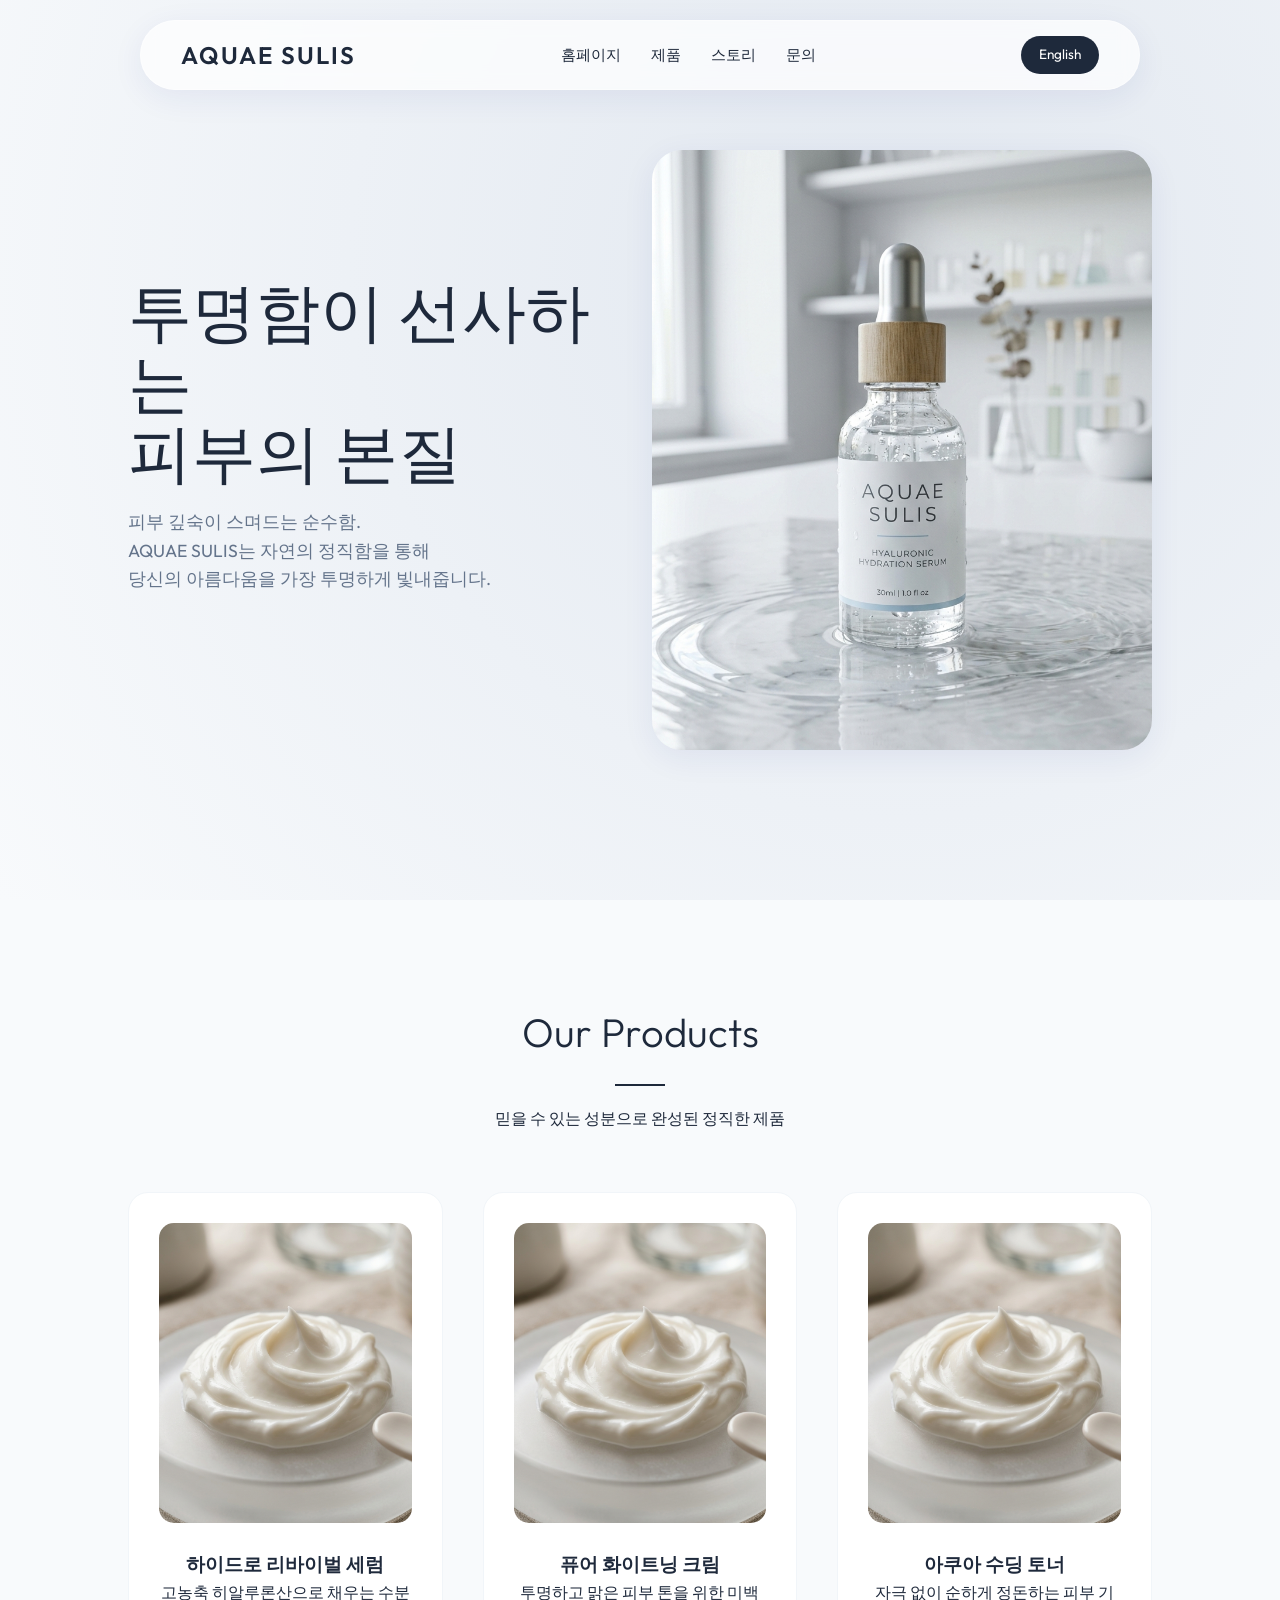
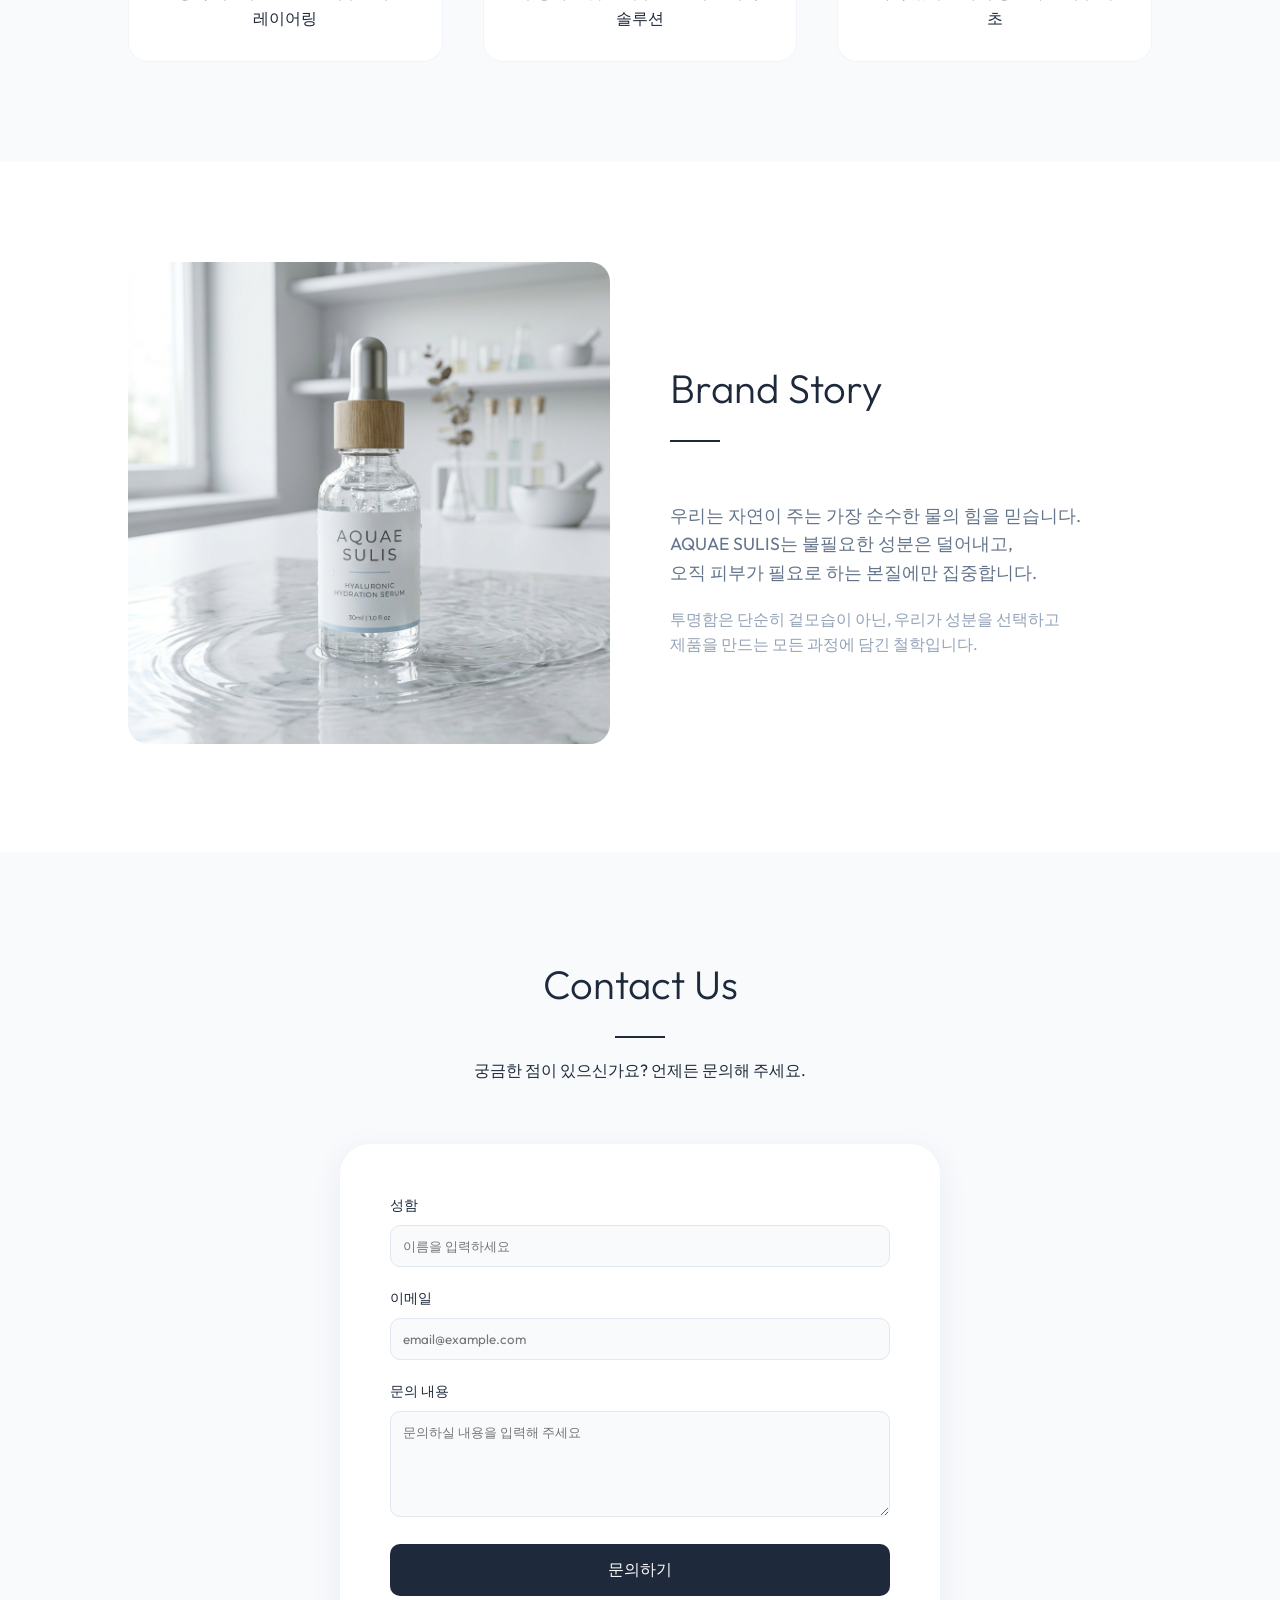
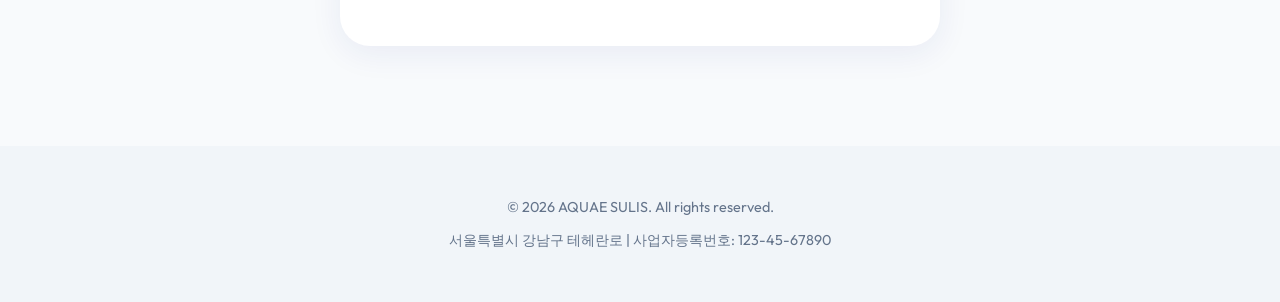
<file: index.html>
<!DOCTYPE html>
<html lang="ko">
<head>
    <meta charset="UTF-8">
    <meta name="viewport" content="width=device-width, initial-scale=1.0">
    <title>AQUAE SULIS | 투명하고 깨끗한 프리미엄 스킨케어</title>
    <meta name="description" content="자연의 순수함을 담은 프리미엄 화장품 브랜드 AQUAE SULIS. 신뢰할 수 있는 성분으로 당신의 피부에 생기를 불어넣으세요.">
    <link rel="stylesheet" href="style.css">
</head>
<body>

    <nav>
        <div class="logo">AQUAE SULIS</div>
        <ul class="nav-links">
            <li><a href="#home">홈페이지</a></li>
            <li><a href="#products">제품</a></li>
            <li><a href="#story">스토리</a></li>
            <li><a href="#contact">문의</a></li>
        </ul>
        <a href="en.html" class="lang-toggle">English</a>
    </nav>

    <section id="home" class="hero">
        <div class="hero-content">
            <h1>투명함이 선사하는<br>피부의 본질</h1>
            <p>피부 깊숙이 스며드는 순수함. <br>AQUAE SULIS는 자연의 정직함을 통해 <br>당신의 아름다움을 가장 투명하게 빛내줍니다.</p>
        </div>
        <div class="hero-image">
            <img src="assets/hero.png" alt="AQUAE SULIS Premium Serum">
        </div>
    </section>

    <section id="products">
        <div class="section-title">
            <h2>Our Products</h2>
            <div></div>
            <p>믿을 수 있는 성분으로 완성된 정직한 제품</p>
        </div>
        <div class="product-grid">
            <div class="product-card">
                <img src="assets/texture.png" alt="Hyaluronic Serum">
                <h3>하이드로 리바이벌 세럼</h3>
                <p>고농축 히알루론산으로 채우는 수분 레이어링</p>
            </div>
            <div class="product-card">
                <img src="assets/texture.png" alt="Cream">
                <h3>퓨어 화이트닝 크림</h3>
                <p>투명하고 맑은 피부 톤을 위한 미백 솔루션</p>
            </div>
            <div class="product-card">
                <img src="assets/texture.png" alt="Toner">
                <h3>아쿠아 수딩 토너</h3>
                <p>자극 없이 순하게 정돈하는 피부 기초</p>
            </div>
        </div>
    </section>

    <section id="story" class="story">
        <div class="story-image">
            <img src="assets/hero.png" alt="Brand Story">
        </div>
        <div class="story-content">
            <div class="section-title" style="text-align: left;">
                <h2>Brand Story</h2>
                <div style="margin: 20px 0;"></div>
            </div>
            <p style="font-size: 1.1rem; color: #64748b; margin-bottom: 20px;">
                우리는 자연이 주는 가장 순수한 물의 힘을 믿습니다. <br>
                AQUAE SULIS는 불필요한 성분은 덜어내고, <br>
                오직 피부가 필요로 하는 본질에만 집중합니다.
            </p>
            <p style="color: #94a3b8;">
                투명함은 단순히 겉모습이 아닌, 우리가 성분을 선택하고 <br>
                제품을 만드는 모든 과정에 담긴 철학입니다.
            </p>
        </div>
    </section>

    <section id="contact">
        <div class="section-title">
            <h2>Contact Us</h2>
            <div></div>
            <p>궁금한 점이 있으신가요? 언제든 문의해 주세요.</p>
        </div>
        <div class="contact-container">
            <form>
                <div class="form-group">
                    <label>성함</label>
                    <input type="text" placeholder="이름을 입력하세요">
                </div>
                <div class="form-group">
                    <label>이메일</label>
                    <input type="email" placeholder="email@example.com">
                </div>
                <div class="form-group">
                    <label>문의 내용</label>
                    <textarea rows="5" placeholder="문의하실 내용을 입력해 주세요"></textarea>
                </div>
                <button type="submit" class="submit-btn">문의하기</button>
            </form>
        </div>
    </section>

    <footer>
        <p>&copy; 2026 AQUAE SULIS. All rights reserved.</p>
        <p style="margin-top: 10px;">서울특별시 강남구 테헤란로 | 사업자등록번호: 123-45-67890</p>
    </footer>

</body>
</html>
</file>
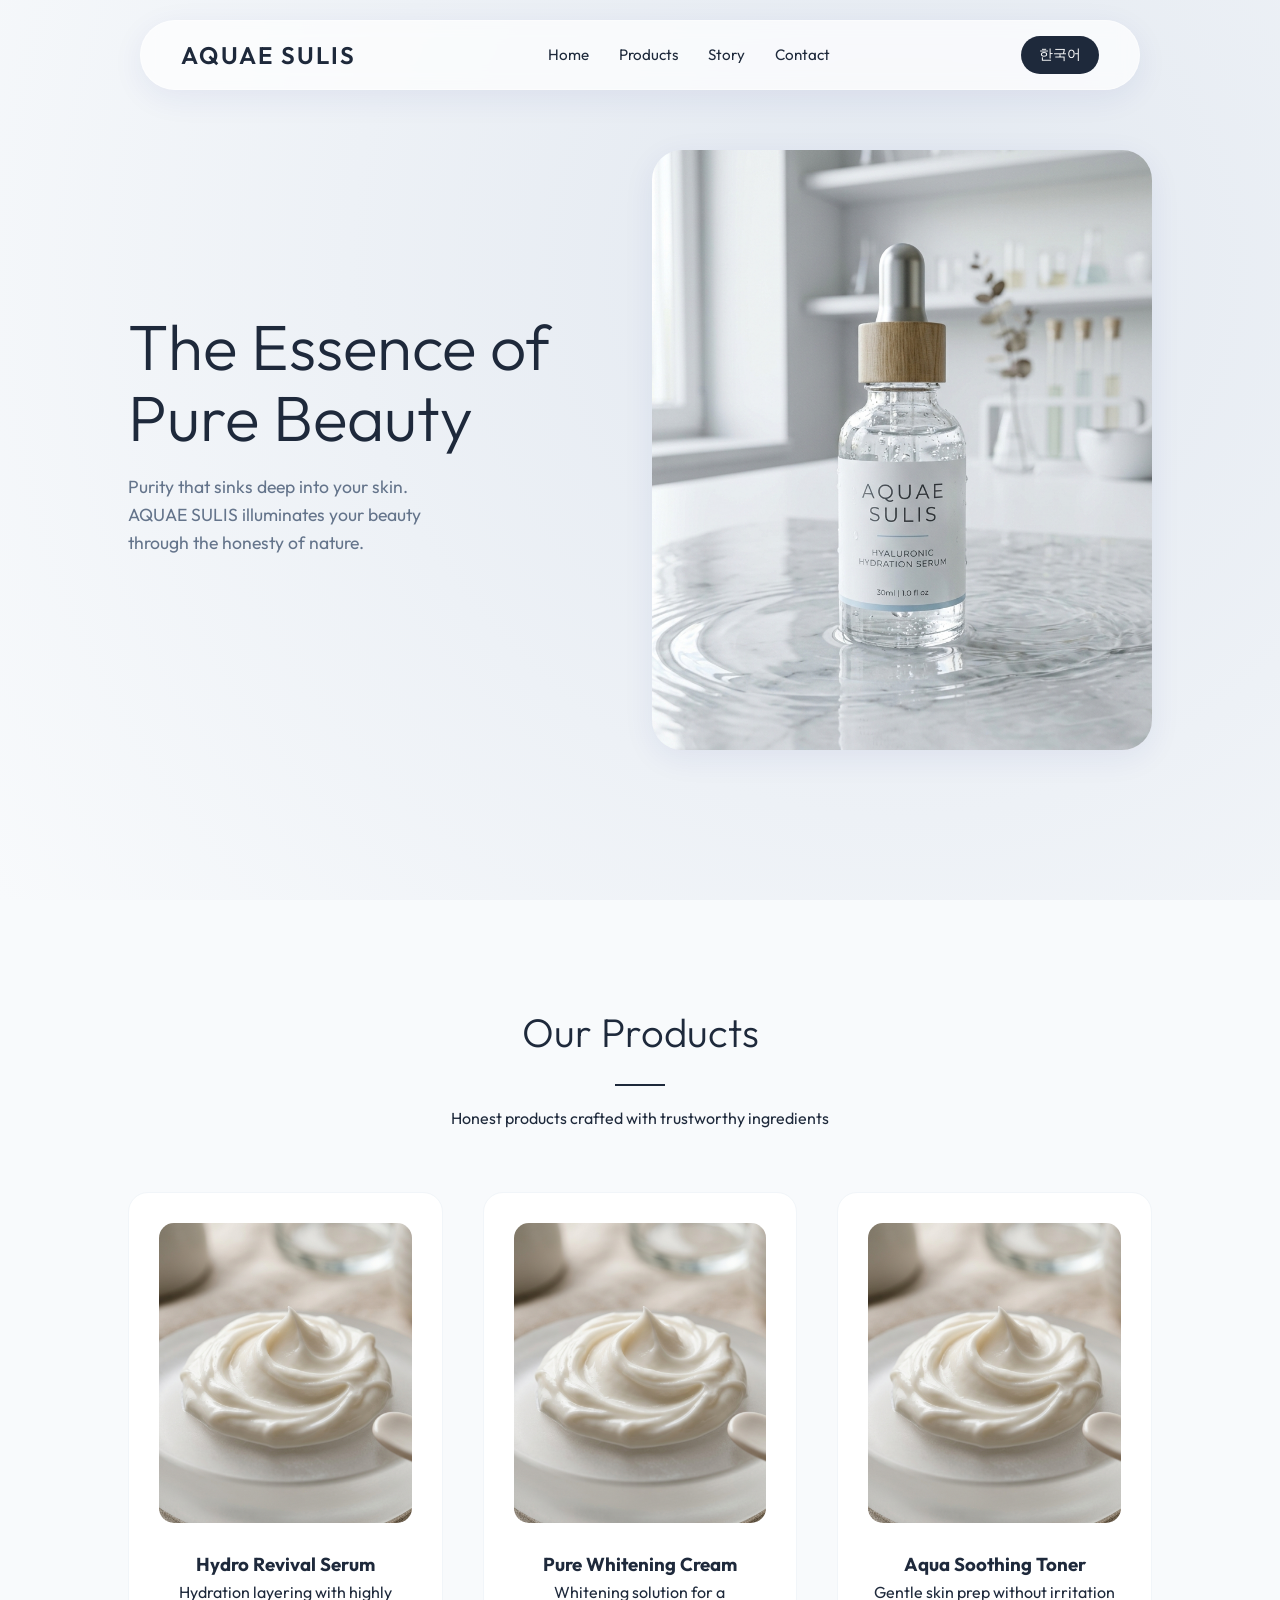
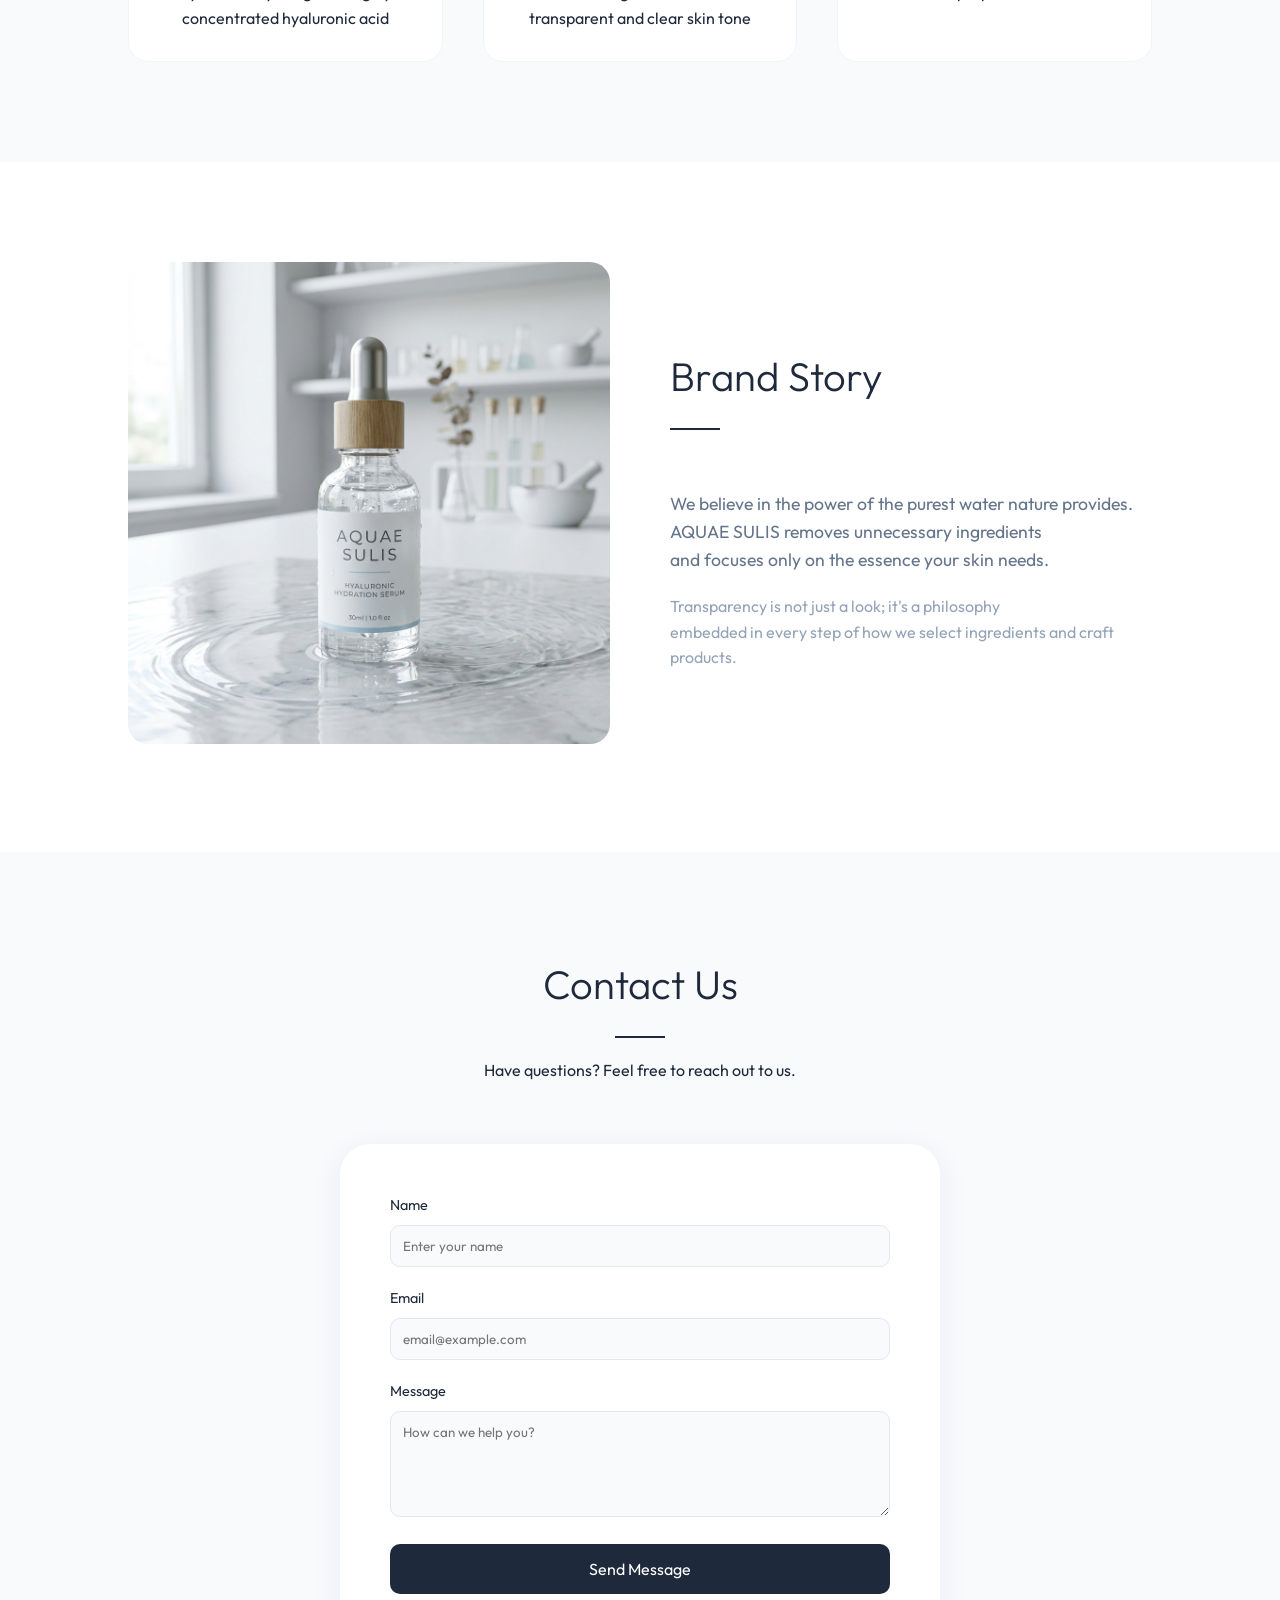
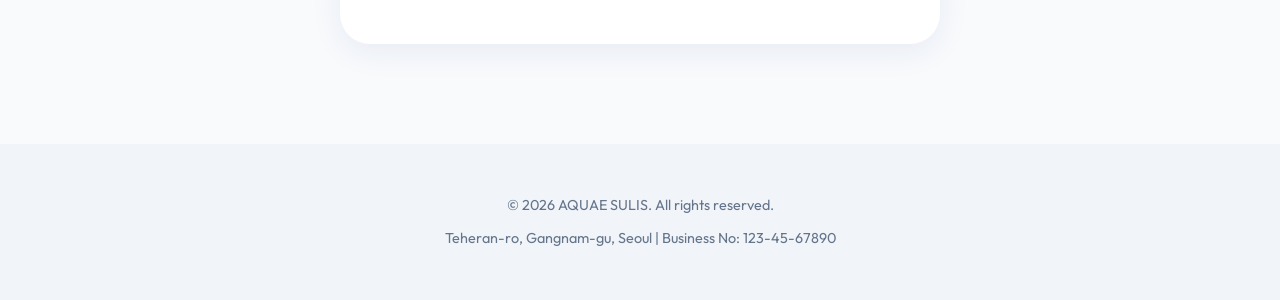
<file: en.html>
<!DOCTYPE html>
<html lang="en">
<head>
    <meta charset="UTF-8">
    <meta name="viewport" content="width=device-width, initial-scale=1.0">
    <title>AQUAE SULIS | Transparent & Pure Premium Skincare</title>
    <meta name="description" content="AQUAE SULIS, a premium skincare brand capturing nature's purity. Revitalize your skin with ingredients you can trust.">
    <link rel="stylesheet" href="style.css">
</head>
<body>

    <nav>
        <div class="logo">AQUAE SULIS</div>
        <ul class="nav-links">
            <li><a href="#home">Home</a></li>
            <li><a href="#products">Products</a></li>
            <li><a href="#story">Story</a></li>
            <li><a href="#contact">Contact</a></li>
        </ul>
        <a href="index.html" class="lang-toggle">한국어</a>
    </nav>

    <section id="home" class="hero">
        <div class="hero-content">
            <h1>The Essence of<br>Pure Beauty</h1>
            <p>Purity that sinks deep into your skin. <br>AQUAE SULIS illuminates your beauty <br>through the honesty of nature.</p>
        </div>
        <div class="hero-image">
            <img src="assets/hero.png" alt="AQUAE SULIS Premium Serum">
        </div>
    </section>

    <section id="products">
        <div class="section-title">
            <h2>Our Products</h2>
            <div></div>
            <p>Honest products crafted with trustworthy ingredients</p>
        </div>
        <div class="product-grid">
            <div class="product-card">
                <img src="assets/texture.png" alt="Hyaluronic Serum">
                <h3>Hydro Revival Serum</h3>
                <p>Hydration layering with highly concentrated hyaluronic acid</p>
            </div>
            <div class="product-card">
                <img src="assets/texture.png" alt="Cream">
                <h3>Pure Whitening Cream</h3>
                <p>Whitening solution for a transparent and clear skin tone</p>
            </div>
            <div class="product-card">
                <img src="assets/texture.png" alt="Toner">
                <h3>Aqua Soothing Toner</h3>
                <p>Gentle skin prep without irritation</p>
            </div>
        </div>
    </section>

    <section id="story" class="story">
        <div class="story-image">
            <img src="assets/hero.png" alt="Brand Story">
        </div>
        <div class="story-content">
            <div class="section-title" style="text-align: left;">
                <h2>Brand Story</h2>
                <div style="margin: 20px 0;"></div>
            </div>
            <p style="font-size: 1.1rem; color: #64748b; margin-bottom: 20px;">
                We believe in the power of the purest water nature provides. <br>
                AQUAE SULIS removes unnecessary ingredients <br>
                and focuses only on the essence your skin needs.
            </p>
            <p style="color: #94a3b8;">
                Transparency is not just a look; it's a philosophy <br>
                embedded in every step of how we select ingredients and craft products.
            </p>
        </div>
    </section>

    <section id="contact">
        <div class="section-title">
            <h2>Contact Us</h2>
            <div></div>
            <p>Have questions? Feel free to reach out to us.</p>
        </div>
        <div class="contact-container">
            <form>
                <div class="form-group">
                    <label>Name</label>
                    <input type="text" placeholder="Enter your name">
                </div>
                <div class="form-group">
                    <label>Email</label>
                    <input type="email" placeholder="email@example.com">
                </div>
                <div class="form-group">
                    <label>Message</label>
                    <textarea rows="5" placeholder="How can we help you?"></textarea>
                </div>
                <button type="submit" class="submit-btn">Send Message</button>
            </form>
        </div>
    </section>

    <footer>
        <p>&copy; 2026 AQUAE SULIS. All rights reserved.</p>
        <p style="margin-top: 10px;">Teheran-ro, Gangnam-gu, Seoul | Business No: 123-45-67890</p>
    </footer>

</body>
</html>
</file>
<file: style.css>
@import url('https://fonts.googleapis.com/css2?family=Outfit:wght@300;400;600&display=swap');

:root {
    --primary: #1e293b;
    --accent: #94a3b8;
    --bg-light: #f8fafc;
    --glass: rgba(255, 255, 255, 0.7);
    --glass-border: rgba(255, 255, 255, 0.4);
    --shadow: 0 8px 32px 0 rgba(31, 38, 135, 0.07);
}

* {
    margin: 0;
    padding: 0;
    box-sizing: border-box;
    font-family: 'Outfit', sans-serif;
}

body {
    background-color: var(--bg-light);
    color: var(--primary);
    line-height: 1.6;
    overflow-x: hidden;
}

/* Glassmorphism Navbar */
nav {
    position: fixed;
    top: 20px;
    left: 50%;
    transform: translateX(-50%);
    width: 90%;
    max-width: 1000px;
    height: 70px;
    background: var(--glass);
    backdrop-filter: blur(10px);
    -webkit-backdrop-filter: blur(10px);
    border-radius: 40px;
    border: 1px solid var(--glass-border);
    box-shadow: var(--shadow);
    display: flex;
    justify-content: space-between;
    align-items: center;
    padding: 0 40px;
    z-index: 1000;
}

.logo {
    font-size: 1.5rem;
    font-weight: 600;
    letter-spacing: 2px;
}

.nav-links {
    display: flex;
    gap: 30px;
    list-style: none;
}

.nav-links a {
    text-decoration: none;
    color: var(--primary);
    font-weight: 400;
    font-size: 0.95rem;
    transition: 0.3s;
}

.nav-links a:hover {
    color: var(--accent);
}

.lang-toggle {
    background: var(--primary);
    color: white;
    padding: 8px 18px;
    border-radius: 20px;
    text-decoration: none;
    font-size: 0.85rem;
    transition: 0.3s;
}

.lang-toggle:hover {
    opacity: 0.8;
}

/* Hero Section */
.hero {
    height: 100vh;
    display: flex;
    align-items: center;
    justify-content: space-between;
    padding: 0 10%;
    background: radial-gradient(circle at 70% 30%, #e2e8f0 0%, #f8fafc 100%);
}

.hero-content {
    max-width: 500px;
    z-index: 1;
}

.hero-content h1 {
    font-size: 4rem;
    font-weight: 300;
    line-height: 1.1;
    margin-bottom: 20px;
    animation: fadeIn 1s ease-out;
}

.hero-content p {
    font-size: 1.1rem;
    color: #64748b;
    margin-bottom: 30px;
    animation: fadeIn 1.2s ease-out;
}

.hero-image {
    position: relative;
    width: 500px;
    height: 600px;
    animation: slideInRight 1.5s ease-out;
}

.hero-image img {
    width: 100%;
    height: 100%;
    object-fit: cover;
    border-radius: 30px;
    box-shadow: var(--shadow);
}

/* Sections */
section {
    padding: 100px 10%;
}

.section-title {
    text-align: center;
    margin-bottom: 60px;
}

.section-title h2 {
    font-size: 2.5rem;
    font-weight: 300;
}

.section-title div {
    width: 50px;
    height: 2px;
    background: var(--primary);
    margin: 20px auto;
}

/* Product Grid */
.product-grid {
    display: grid;
    grid-template-columns: repeat(auto-fit, minmax(300px, 1fr));
    gap: 40px;
}

.product-card {
    background: white;
    padding: 30px;
    border-radius: 20px;
    text-align: center;
    transition: 0.3s;
    border: 1px solid #f1f5f9;
}

.product-card:hover {
    transform: translateY(-10px);
    box-shadow: var(--shadow);
}

.product-card img {
    width: 100%;
    height: 300px;
    object-fit: cover;
    border-radius: 15px;
    margin-bottom: 20px;
}

/* Story Section */
.story {
    display: flex;
    align-items: center;
    gap: 60px;
    background: white;
}

.story-image {
    flex: 1;
}

.story-image img {
    width: 100%;
    border-radius: 20px;
}

.story-content {
    flex: 1;
}

/* Contact Form */
.contact-container {
    max-width: 600px;
    margin: 0 auto;
    background: white;
    padding: 50px;
    border-radius: 30px;
    box-shadow: var(--shadow);
}

.form-group {
    margin-bottom: 20px;
}

.form-group label {
    display: block;
    margin-bottom: 8px;
    font-size: 0.9rem;
}

.form-group input, .form-group textarea {
    width: 100%;
    padding: 12px;
    border: 1px solid #e2e8f0;
    border-radius: 10px;
    background: #f8fafc;
}

.submit-btn {
    width: 100%;
    padding: 15px;
    background: var(--primary);
    color: white;
    border: none;
    border-radius: 10px;
    cursor: pointer;
    font-size: 1rem;
    transition: 0.3s;
}

.submit-btn:hover {
    opacity: 0.9;
}

footer {
    padding: 50px 10%;
    text-align: center;
    background: #f1f5f9;
    font-size: 0.9rem;
    color: #64748b;
}

/* Animations */
@keyframes fadeIn {
    from { opacity: 0; transform: translateY(20px); }
    to { opacity: 1; transform: translateY(0); }
}

@keyframes slideInRight {
    from { opacity: 0; transform: translateX(50px); }
    to { opacity: 1; transform: translateX(0); }
}

/* Responsive */
@media (max-width: 768px) {
    nav {
        padding: 0 20px;
    }
    .nav-links {
        display: none;
    }
    .hero {
        flex-direction: column;
        text-align: center;
        padding-top: 150px;
    }
    .hero-content h1 {
        font-size: 2.5rem;
    }
    .hero-image {
        width: 100%;
        height: 400px;
        margin-top: 50px;
    }
    .story {
        flex-direction: column;
    }
}
</file>
